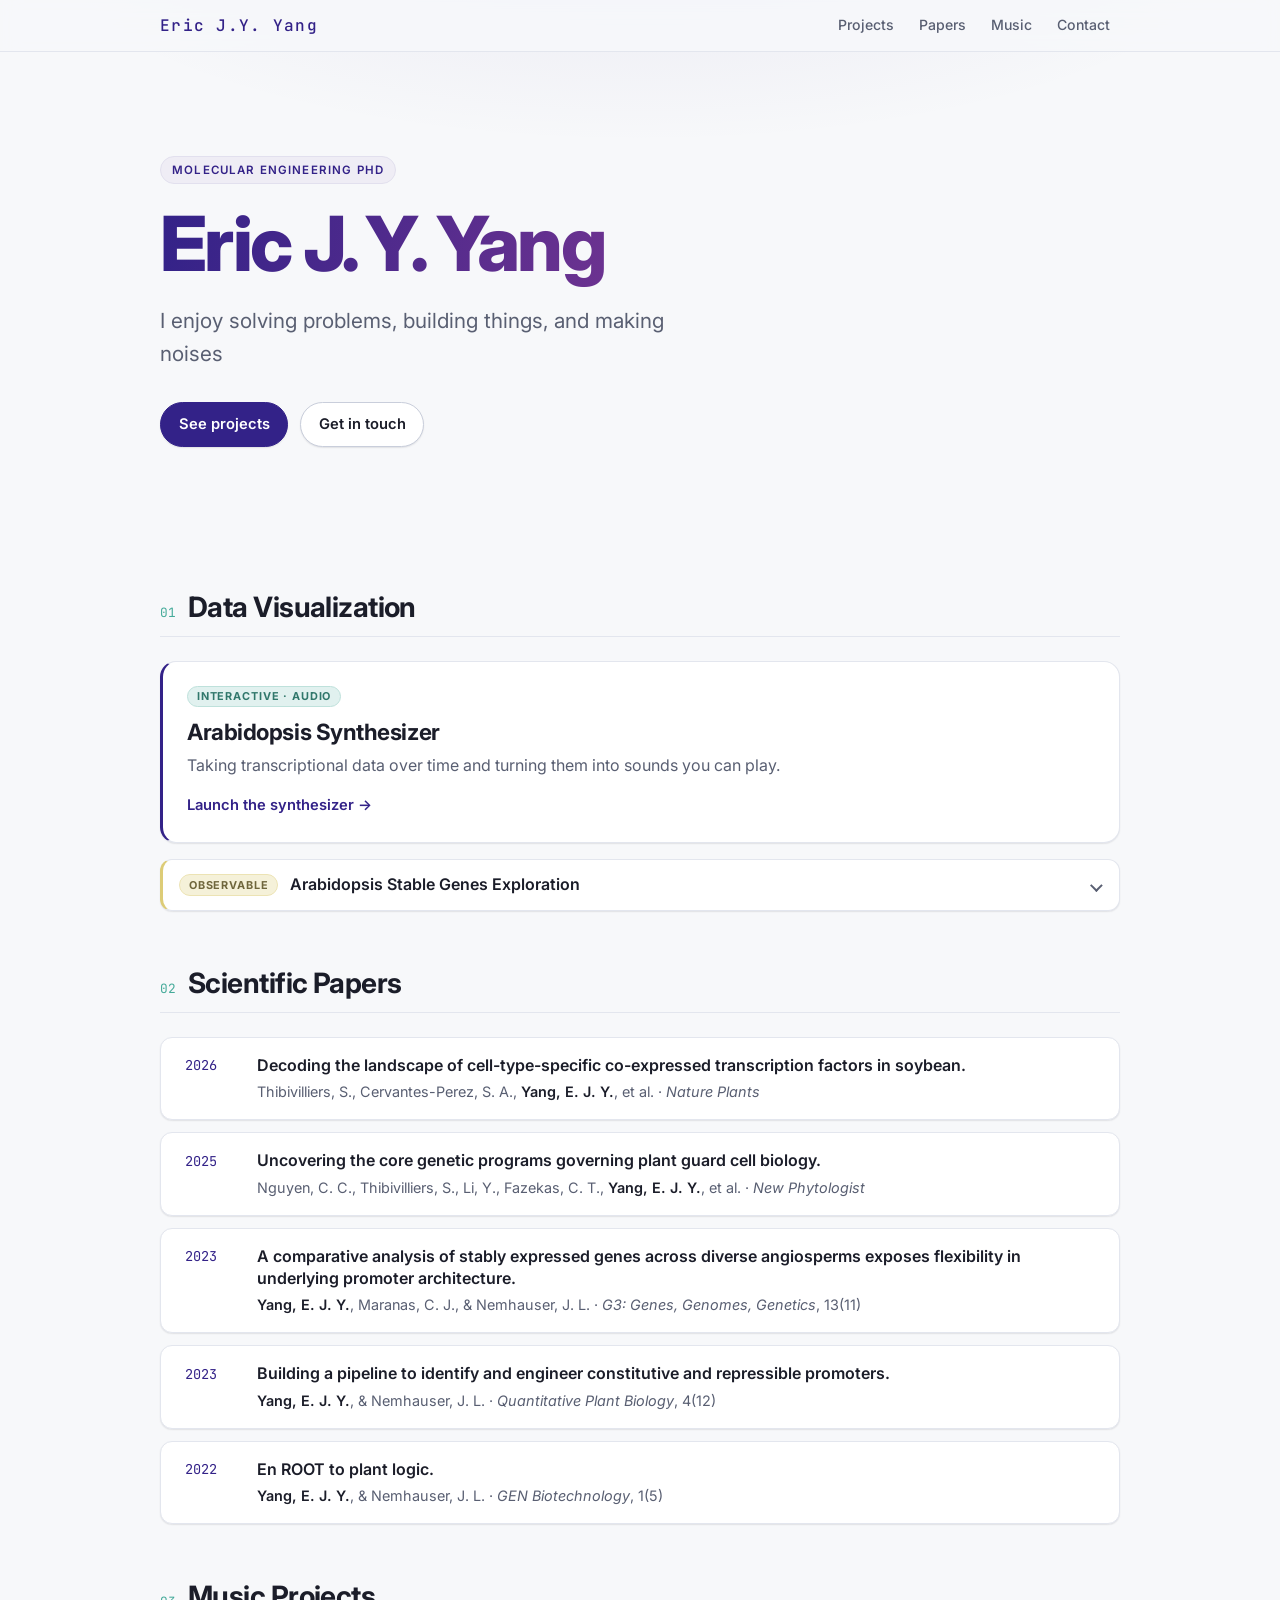
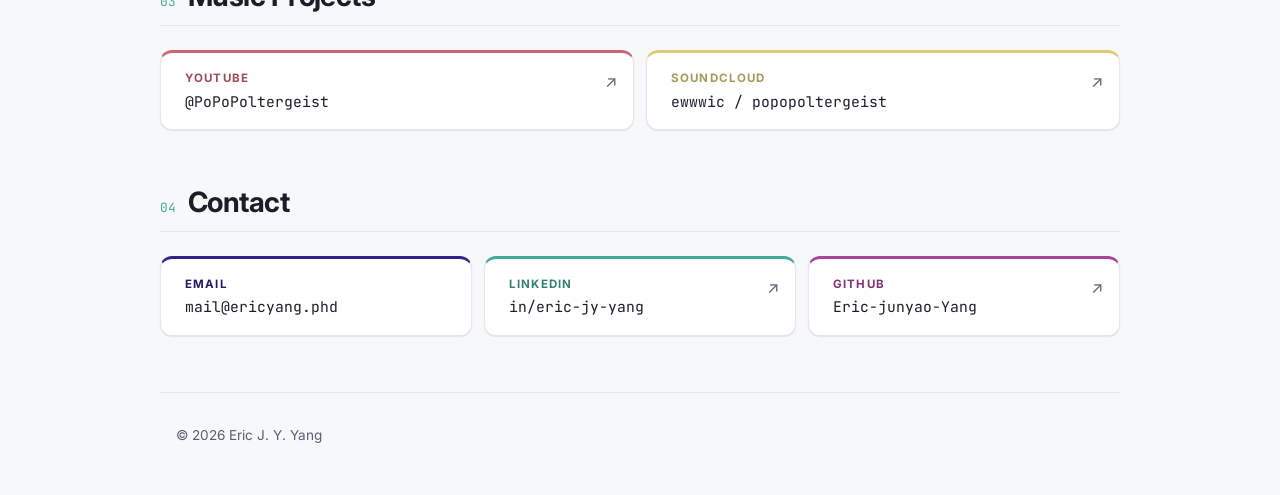
<file: index.html>
<!DOCTYPE html>
<html lang="en">
<head>
    <meta charset="UTF-8">
    <meta name="viewport" content="width=device-width, initial-scale=1.0">
    <meta name="description" content="Eric J. Y. Yang — scientist and builder. Interactive figures, gene sonification, and plant synthetic biology projects.">
    <meta name="color-scheme" content="light">
    <meta name="theme-color" content="#f7f8fa">
    <title>Eric J. Y. Yang</title>
    <link rel="preconnect" href="https://fonts.googleapis.com">
    <link rel="preconnect" href="https://fonts.gstatic.com" crossorigin>
    <link href="https://fonts.googleapis.com/css2?family=Inter:wght@400;500;600;700;800&family=JetBrains+Mono:wght@400;500&display=swap" rel="stylesheet">
    <link rel="stylesheet" href="style.css">
    <script type="application/ld+json">
    {
      "@context": "https://schema.org",
      "@type": "ProfilePage",
      "dateCreated": "2023-12-29T06:28:33Z",
      "dateModified": "2026-11-05T12:00:00Z",
      "mainEntity": {
        "@type": "Person",
        "name": "Eric J. Y. Yang",
        "alternateName": "eric.junyao.yang",
        "description": "Molecular Engineering PhD. Enjoys solving problems, building things, and making music.",
        "url": "https://ericyang.phd/",
        "email": "mailto:mail@ericyang.phd",
        "sameAs": [
          "https://www.linkedin.com/in/eric-jy-yang/",
          "https://github.com/Eric-junyao-Yang",
          "https://www.youtube.com/@PoPoPoltergeist",
          "https://soundcloud.com/ewwwic/sets/popopoltergeist"
        ]
      }
    }
    </script>
    <link rel="icon" href="/images/Favicon/favicon.ico">
    <link rel="apple-touch-icon" sizes="180x180" href="/images/Favicon/apple-touch-icon.png">
    <link rel="icon" type="image/png" sizes="32x32" href="/images/Favicon/favicon-32x32.png">
    <link rel="icon" type="image/png" sizes="16x16" href="/images/Favicon/favicon-16x16.png">
</head>
<body>
    <nav class="top-nav" aria-label="Sections">
        <a class="top-nav__brand" href="#top">Eric J.Y. Yang</a>
        <div class="top-nav__links">
            <a href="#projects">Projects</a>
            <a href="#papers">Papers</a>
            <a href="#music">Music</a>
            <a href="#contact">Contact</a>
        </div>
    </nav>

    <header class="hero" id="top">
        <div class="hero__inner">
            <p class="eyebrow">Molecular Engineering PhD</p>
            <h1 class="hero__title">Eric J.&thinsp;Y. Yang</h1>
            <p class="hero__lede">
                I enjoy solving problems, building things, and making noises
            </p>
            <div class="hero__actions">
                <a class="btn btn--primary" href="#projects">See projects</a>
                <a class="btn" href="#contact">Get in touch</a>
            </div>
        </div>

    </header>

    <main>
        <section class="section" id="projects" aria-labelledby="projects-heading">
            <div class="section__head">
                <span class="section__index" aria-hidden="true">01</span>
                <h2 id="projects-heading">Data Visualization</h2>
            </div>

            <a class="feature-card" href="https://synth.ericyang.phd/">
                <div class="feature-card__body">
                    <span class="badge badge--teal">Interactive · Audio</span>
                    <h3>Arabidopsis Synthesizer</h3>
                    <p>Taking transcriptional data over time and turning them into sounds you can play.</p>
                    <span class="feature-card__cta">Launch the synthesizer <span aria-hidden="true">→</span></span>
                </div>
            </a>

            <details class="fold fold--wide">
                <summary class="fold__summary">
                    <span class="badge badge--sand">Observable</span>
                    <span class="fold__title">Arabidopsis Stable Genes Exploration</span>
                    <span class="fold__chevron" aria-hidden="true"></span>
                </summary>
                <div class="fold__body observable">
                    <div class="observable__left">
                        <iframe title="Stable genes: description" loading="lazy" frameborder="0"
                            src="https://observablehq.com/embed/15a480dacc56a549@335?cells=Title%2CDescription"></iframe>
                    </div>
                    <div class="observable__right">
                        <iframe title="Stable genes: interactive figure" loading="lazy" frameborder="0"
                            src="https://observablehq.com/embed/15a480dacc56a549@343?cells=viewof+Coretypes%2CFigure"></iframe>
                    </div>
                </div>
            </details>
        </section>

        <section class="section" id="papers" aria-labelledby="papers-heading">
            <div class="section__head">
                <span class="section__index" aria-hidden="true">02</span>
                <h2 id="papers-heading">Scientific Papers</h2>
            </div>
            <ol class="papers">
                <li class="paper">
                    <span class="paper__year">2026</span>
                    <div>
                        <p class="paper__title">Decoding the landscape of cell-type-specific co-expressed transcription factors in soybean.</p>
                        <p class="paper__meta">Thibivilliers, S., Cervantes-Perez, S. A., <strong>Yang, E. J. Y.</strong>, et al. · <em>Nature Plants</em></p>
                    </div>
                </li>
                <li class="paper">
                    <span class="paper__year">2025</span>
                    <div>
                        <p class="paper__title">Uncovering the core genetic programs governing plant guard cell biology.</p>
                        <p class="paper__meta">Nguyen, C. C., Thibivilliers, S., Li, Y., Fazekas, C. T., <strong>Yang, E. J. Y.</strong>, et al. · <em>New Phytologist</em></p>
                    </div>
                </li>
                <li class="paper">
                    <span class="paper__year">2023</span>
                    <div>
                        <p class="paper__title">A comparative analysis of stably expressed genes across diverse angiosperms exposes flexibility in underlying promoter architecture.</p>
                        <p class="paper__meta"><strong>Yang, E. J. Y.</strong>, Maranas, C. J., &amp; Nemhauser, J. L. · <em>G3: Genes, Genomes, Genetics</em>, 13(11)</p>
                    </div>
                </li>
                <li class="paper">
                    <span class="paper__year">2023</span>
                    <div>
                        <p class="paper__title">Building a pipeline to identify and engineer constitutive and repressible promoters.</p>
                        <p class="paper__meta"><strong>Yang, E. J. Y.</strong>, &amp; Nemhauser, J. L. · <em>Quantitative Plant Biology</em>, 4(12)</p>
                    </div>
                </li>
                <li class="paper">
                    <span class="paper__year">2022</span>
                    <div>
                        <p class="paper__title">En ROOT to plant logic.</p>
                        <p class="paper__meta"><strong>Yang, E. J. Y.</strong>, &amp; Nemhauser, J. L. · <em>GEN Biotechnology</em>, 1(5)</p>
                    </div>
                </li>
            </ol>
        </section>

        <section class="section" id="music" aria-labelledby="music-heading">
            <div class="section__head">
                <span class="section__index" aria-hidden="true">03</span>
                <h2 id="music-heading">Music Projects</h2>
            </div>
            <div class="link-grid">
                <a class="link-card link-card--rose" href="https://www.youtube.com/@PoPoPoltergeist" target="_blank" rel="noopener">
                    <span class="link-card__label">YouTube</span>
                    <span class="link-card__handle">@PoPoPoltergeist</span>
                    <span class="link-card__arrow" aria-hidden="true">↗</span>
                </a>
                <a class="link-card link-card--sand" href="https://soundcloud.com/ewwwic/sets/popopoltergeist" target="_blank" rel="noopener">
                    <span class="link-card__label">SoundCloud</span>
                    <span class="link-card__handle">ewwwic / popopoltergeist</span>
                    <span class="link-card__arrow" aria-hidden="true">↗</span>
                </a>
            </div>
        </section>

        <section class="section" id="contact" aria-labelledby="contact-heading">
            <div class="section__head">
                <span class="section__index" aria-hidden="true">04</span>
                <h2 id="contact-heading">Contact</h2>
            </div>
            <div class="link-grid">
                <button class="link-card link-card--indigo email" type="button" data-email="mail@ericyang.phd">
                    <span class="link-card__label">Email</span>
                    <span class="link-card__handle">mail@ericyang.phd</span>
                    <span class="email__hint" aria-live="polite">Click to copy</span>
                </button>
                <a class="link-card link-card--teal" href="https://www.linkedin.com/in/eric-jy-yang/" target="_blank" rel="noopener">
                    <span class="link-card__label">LinkedIn</span>
                    <span class="link-card__handle">in/eric-jy-yang</span>
                    <span class="link-card__arrow" aria-hidden="true">↗</span>
                </a>
                <a class="link-card link-card--purple" href="https://github.com/Eric-junyao-Yang" target="_blank" rel="noopener">
                    <span class="link-card__label">GitHub</span>
                    <span class="link-card__handle">Eric-junyao-Yang</span>
                    <span class="link-card__arrow" aria-hidden="true">↗</span>
                </a>
            </div>
        </section>
    </main>

    <footer class="site-footer">
        <p>© <span id="year">2026</span> Eric J. Y. Yang</p>
    </footer>

    <!-- Recommended from CloudFlare to trigger cache-busting -->
    <script src="script.js?v=2"></script>
</body>
</html>
</file>
<file: style.css>
/* Same tokens as ArabidopsisSynthesizer/Website/styles.css (Paul Tol muted palette). */
:root {
    --cb-indigo: #332288;
    --cb-green: #117733;
    --cb-teal: #44AA99;
    --cb-sky: #88CCEE;
    --cb-sand: #DDCC77;
    --cb-rose: #CC6677;
    --cb-purple: #AA4499;
    --cb-wine: #882255;

    --color-bg: #f7f8fa;
    --color-bg-elevated: #ffffff;
    --color-bg-sunken: #f0f2f6;
    --color-ink: #1b1d29;
    --color-ink-muted: #595f72;
    --color-border: #e3e6ee;
    --color-border-strong: #c9cedb;

    --color-accent: var(--cb-indigo);
    --color-accent-soft: color-mix(in srgb, var(--cb-indigo) 8%, white);
    --color-accent-soft-2: color-mix(in srgb, var(--cb-indigo) 14%, white);
    --color-link: var(--cb-indigo);
    --color-link-hover: var(--cb-wine);

    --font-body: "Inter", system-ui, -apple-system, "Segoe UI", Roboto, "Helvetica Neue", sans-serif;
    --font-mono: "JetBrains Mono", ui-monospace, "SF Mono", Menlo, Consolas, monospace;

    --radius-sm: 8px;
    --radius-md: 12px;
    --radius-lg: 16px;

    --shadow-sm: 0 1px 2px rgb(27 29 41 / 6%), 0 1px 1px rgb(27 29 41 / 4%);
    --shadow-md: 0 10px 30px rgb(27 29 41 / 12%), 0 2px 6px rgb(27 29 41 / 6%);

    --space-1: 0.25rem;
    --space-2: 0.5rem;
    --space-3: 0.75rem;
    --space-4: 1rem;
    --space-5: 1.5rem;
    --space-6: 2rem;
    --space-7: 3rem;

    --content-max: 60rem;
    --nav-h: 3.25rem;
    --focus-ring: 0 0 0 3px color-mix(in srgb, var(--cb-sky) 55%, transparent);
    --transition-fast: 140ms ease;
}

/* ---------- Base ---------- */

*, *::before, *::after { box-sizing: border-box; }

html {
    scroll-behavior: smooth;
    scroll-padding-top: calc(var(--nav-h) + 1rem);
    -webkit-text-size-adjust: 100%;
    text-size-adjust: 100%;
}

body {
    margin: 0;
    min-height: 100dvh;
    color: var(--color-ink);
    font-family: var(--font-body);
    font-size: 1rem;
    line-height: 1.6;
    -webkit-font-smoothing: antialiased;
    background:
        radial-gradient(900px 320px at 50% -80px, color-mix(in srgb, var(--cb-indigo) 7%, transparent), transparent 70%),
        var(--color-bg);
}

h1, h2, h3 { line-height: 1.15; letter-spacing: -0.02em; margin: 0; }
p { margin: 0; }

a {
    color: var(--color-link);
    text-underline-offset: 0.18em;
    transition: color var(--transition-fast);
}
a:hover { color: var(--color-link-hover); }

:focus-visible { outline: none; box-shadow: var(--focus-ring); border-radius: var(--radius-sm); }

/* ---------- Nav ---------- */

.top-nav {
    position: sticky;
    top: 0;
    z-index: 10;
    height: var(--nav-h);
    display: flex;
    align-items: center;
    justify-content: space-between;
    gap: var(--space-4);
    padding: 0 max(var(--space-4), calc((100% - var(--content-max)) / 2));
    background: color-mix(in srgb, var(--color-bg) 82%, transparent);
    backdrop-filter: saturate(1.4) blur(10px);
    -webkit-backdrop-filter: saturate(1.4) blur(10px);
    border-bottom: 1px solid var(--color-border);
}

.top-nav__brand {
    font-family: var(--font-mono);
    font-weight: 500;
    letter-spacing: 0.08em;
    color: var(--cb-indigo);
    text-decoration: none;
}

.top-nav__links { display: flex; gap: var(--space-1); }

.top-nav__links a {
    padding: 0.35rem 0.65rem;
    border-radius: 999px;
    font-size: 0.88rem;
    font-weight: 500;
    color: var(--color-ink-muted);
    text-decoration: none;
    transition: background var(--transition-fast), color var(--transition-fast);
}
.top-nav__links a:hover { color: var(--cb-indigo); background: var(--color-accent-soft); }

/* ---------- Hero ---------- */

.hero {
    position: relative;
    padding: clamp(3rem, 10vw, 6.5rem) var(--space-4) clamp(4rem, 9vw, 6rem);
    overflow: hidden;
}

.hero__inner {
    position: relative;
    z-index: 1;
    max-width: var(--content-max);
    margin: 0 auto;
}

.eyebrow {
    display: inline-block;
    margin-bottom: var(--space-4);
    padding: 0.25rem 0.7rem;
    font-size: 0.72rem;
    font-weight: 600;
    letter-spacing: 0.1em;
    text-transform: uppercase;
    color: var(--cb-indigo);
    background: var(--color-accent-soft);
    border: 1px solid var(--color-accent-soft-2);
    border-radius: 999px;
}

.hero__title {
    font-size: clamp(2.6rem, 8vw, 4.75rem);
    font-weight: 800;
    letter-spacing: -0.035em;
    margin-bottom: var(--space-4);
    background: linear-gradient(100deg, var(--cb-indigo) 0%, var(--cb-purple) 100%);
    -webkit-background-clip: text;
    background-clip: text;
    -webkit-text-fill-color: transparent;
    color: var(--cb-indigo);
}

.hero__lede {
    max-width: 34rem;
    font-size: clamp(1.1rem, 2.4vw, 1.3rem);
    color: var(--color-ink-muted);
}

.sound-wave {
    display: inline-flex;
    color: var(--cb-indigo);
    font-weight: 650;
    font-style: italic;
}
.sound-wave span {
    display: inline-block;
    animation: sound-letter-wave 1.6s ease-in-out infinite;
    animation-delay: calc(var(--i) * 0.12s);
}
@keyframes sound-letter-wave {
    0%, 100% { transform: translateY(0); }
    50% { transform: translateY(-0.28em); }
}

.hero__actions { display: flex; flex-wrap: wrap; gap: var(--space-3); margin-top: var(--space-6); }

.btn {
    display: inline-flex;
    align-items: center;
    padding: 0.6rem 1.1rem;
    border-radius: 999px;
    border: 1px solid var(--color-border-strong);
    background: var(--color-bg-elevated);
    color: var(--color-ink);
    font-weight: 600;
    font-size: 0.92rem;
    text-decoration: none;
    box-shadow: var(--shadow-sm);
    transition: transform var(--transition-fast), box-shadow var(--transition-fast), background var(--transition-fast);
}
.btn:hover { color: var(--cb-indigo); transform: translateY(-1px); box-shadow: var(--shadow-md); }
.btn--primary { background: var(--cb-indigo); border-color: var(--cb-indigo); color: #fff; }
.btn--primary:hover { color: #fff; background: color-mix(in srgb, var(--cb-indigo) 88%, black); }

.hero__wave {
    position: absolute;
    left: 0;
    right: 0;
    bottom: 0;
    width: 100%;
    height: 120px;
    opacity: 0.22;
    fill: none;
    stroke-width: 2;
    pointer-events: none;
}

/* ---------- Sections ---------- */

main { padding: 0 var(--space-4) var(--space-7); }

.section {
    max-width: var(--content-max);
    margin: 0 auto;
    padding: var(--space-7) 0 var(--space-2);
}

.section__head {
    display: flex;
    align-items: baseline;
    gap: var(--space-3);
    margin-bottom: var(--space-5);
    padding-bottom: var(--space-3);
    border-bottom: 1px solid var(--color-border);
}
.section__head h2 { font-size: clamp(1.4rem, 3vw, 1.75rem); font-weight: 700; }

.section__index {
    font-family: var(--font-mono);
    font-size: 0.8rem;
    color: var(--cb-teal);
}

.badge {
    display: inline-flex;
    align-items: center;
    width: fit-content;
    padding: 0.2rem 0.55rem;
    border-radius: 999px;
    font-size: 0.68rem;
    font-weight: 700;
    letter-spacing: 0.08em;
    text-transform: uppercase;
    line-height: 1.2;
    white-space: nowrap;
}
.badge--teal {
    color: color-mix(in srgb, var(--cb-teal) 70%, black);
    background: color-mix(in srgb, var(--cb-teal) 16%, white);
    border: 1px solid color-mix(in srgb, var(--cb-teal) 35%, white);
}
.badge--sand {
    color: color-mix(in srgb, var(--cb-sand) 50%, black);
    background: color-mix(in srgb, var(--cb-sand) 28%, white);
    border: 1px solid color-mix(in srgb, var(--cb-sand) 55%, white);
}

/* ---------- Feature card (Synthesizer) ---------- */

.feature-card {
    display: grid;
    grid-template-columns: minmax(0, 1fr) minmax(0, 15rem);
    align-items: center;
    gap: var(--space-5);
    padding: var(--space-5);
    margin-bottom: var(--space-4);
    background: var(--color-bg-elevated);
    border: 1px solid var(--color-border);
    border-left: 3px solid var(--cb-indigo);
    border-radius: var(--radius-lg);
    box-shadow: var(--shadow-sm);
    color: inherit;
    text-decoration: none;
    transition: transform var(--transition-fast), box-shadow var(--transition-fast), border-color var(--transition-fast);
}
.feature-card:hover { color: inherit; transform: translateY(-2px); box-shadow: var(--shadow-md); }

.feature-card__body { display: flex; flex-direction: column; gap: var(--space-2); }
.feature-card h3 { font-size: 1.4rem; font-weight: 700; margin-top: var(--space-1); }
.feature-card p { color: var(--color-ink-muted); }

.feature-card__cta {
    margin-top: var(--space-2);
    font-weight: 600;
    font-size: 0.92rem;
    color: var(--cb-indigo);
}
.feature-card__cta span { display: inline-block; transition: transform var(--transition-fast); }
.feature-card:hover .feature-card__cta span { transform: translateX(4px); }

.feature-card__art { width: 100%; height: auto; display: block; }

/* ---------- Fold (Observable) ---------- */

.fold {
    background: var(--color-bg-elevated);
    border: 1px solid var(--color-border);
    border-left: 3px solid var(--cb-sand);
    border-radius: var(--radius-md);
    box-shadow: var(--shadow-sm);
    overflow: clip;
}

.fold__summary {
    display: grid;
    grid-template-columns: auto minmax(0, 1fr) auto;
    align-items: center;
    gap: var(--space-3);
    padding: 0.9rem 1rem;
    cursor: pointer;
    list-style: none;
    user-select: none;
    transition: background var(--transition-fast);
}
.fold__summary::-webkit-details-marker, .fold__summary::marker { display: none; content: ""; }
.fold__summary:hover { background: var(--color-bg-sunken); }
.fold__summary:focus-visible { box-shadow: inset var(--focus-ring); border-radius: 0; }

.fold__title { font-weight: 600; line-height: 1.35; }

.fold__chevron {
    width: 0.55rem;
    height: 0.55rem;
    margin-right: 0.15rem;
    border-right: 2px solid var(--color-ink-muted);
    border-bottom: 2px solid var(--color-ink-muted);
    transform: rotate(45deg);
    transition: transform var(--transition-fast);
}
.fold[open] > .fold__summary .fold__chevron { transform: rotate(225deg); margin-top: 0.2rem; }
.fold[open] > .fold__summary { border-bottom: 1px solid var(--color-border); }

/* The Observable figure is ~1050px wide, so the open fold breaks out of the
   content column (centered, up to 96rem) instead of squeezing it. */
.fold--wide { container-type: inline-size; }
.fold--wide[open] {
    --fold-wide: min(100vw - 2rem, 96rem);
    width: var(--fold-wide);
    margin-inline: calc((100% - var(--fold-wide)) / 2);
}

.observable {
    display: grid;
    grid-template-columns: 1fr;
    gap: var(--space-4);
    padding: var(--space-4);
}
.observable iframe { display: block; width: 100%; border: 0; }
.observable__left iframe { height: 300px; }
.observable__right iframe { height: 640px; }

/* Side by side only when the figure still gets its full ~68rem */
@container (min-width: 90rem) {
    .observable { grid-template-columns: minmax(0, 1fr) 68rem; }
    .observable__left iframe { height: 640px; }
}

/* ---------- Papers ---------- */

.papers { list-style: none; margin: 0; padding: 0; display: flex; flex-direction: column; gap: var(--space-3); }

.paper {
    display: grid;
    grid-template-columns: 3.5rem minmax(0, 1fr);
    gap: var(--space-4);
    padding: var(--space-4) var(--space-5);
    background: var(--color-bg-elevated);
    border: 1px solid var(--color-border);
    border-radius: var(--radius-md);
    box-shadow: var(--shadow-sm);
}

.paper__year {
    font-family: var(--font-mono);
    font-size: 0.85rem;
    color: var(--cb-indigo);
    padding-top: 0.1rem;
}
.paper__title { font-weight: 600; line-height: 1.4; }
.paper__meta { margin-top: var(--space-1); font-size: 0.9rem; color: var(--color-ink-muted); }
.paper__meta strong { color: var(--color-ink); font-weight: 600; }

/* ---------- Link cards (music, contact) ---------- */

.link-grid {
    display: grid;
    grid-template-columns: repeat(auto-fit, minmax(15rem, 1fr));
    gap: var(--space-3);
}

.link-card {
    --tint: var(--cb-indigo);
    position: relative;
    display: flex;
    flex-direction: column;
    gap: 0.15rem;
    padding: var(--space-4) var(--space-5);
    background: var(--color-bg-elevated);
    border: 1px solid var(--color-border);
    border-top: 3px solid var(--tint);
    border-radius: var(--radius-md);
    box-shadow: var(--shadow-sm);
    color: var(--color-ink);
    font: inherit;
    text-align: left;
    text-decoration: none;
    cursor: pointer;
    transition: transform var(--transition-fast), box-shadow var(--transition-fast);
}
.link-card:hover { color: var(--color-ink); transform: translateY(-2px); box-shadow: var(--shadow-md); }
.link-card--indigo { --tint: var(--cb-indigo); }
.link-card--teal   { --tint: var(--cb-teal); }
.link-card--rose   { --tint: var(--cb-rose); }
.link-card--sand   { --tint: var(--cb-sand); }
.link-card--purple { --tint: var(--cb-purple); }

.link-card__label {
    font-size: 0.72rem;
    font-weight: 700;
    letter-spacing: 0.1em;
    text-transform: uppercase;
    color: color-mix(in srgb, var(--tint) 75%, black);
}
.link-card__handle { font-family: var(--font-mono); font-size: 0.92rem; overflow-wrap: anywhere; }

.link-card__arrow {
    position: absolute;
    top: var(--space-4);
    right: var(--space-4);
    color: var(--color-ink-muted);
    transition: transform var(--transition-fast), color var(--transition-fast);
}
.link-card:hover .link-card__arrow { color: var(--tint); transform: translate(2px, -2px); }

.email__hint {
    position: absolute;
    top: var(--space-4);
    right: var(--space-4);
    font-size: 0.72rem;
    font-weight: 600;
    color: var(--color-ink-muted);
    opacity: 0;
    transition: opacity var(--transition-fast), color var(--transition-fast);
}
.email:hover .email__hint, .email:focus-visible .email__hint, .email.is-copied .email__hint { opacity: 1; }
.email.is-copied .email__hint { color: var(--cb-green); }

/* ---------- Footer ---------- */

.site-footer {
    max-width: var(--content-max);
    margin: 0 auto;
    padding: var(--space-6) var(--space-4) var(--space-7);
    border-top: 1px solid var(--color-border);
    font-size: 0.85rem;
    color: var(--color-ink-muted);
}

/* ---------- Responsive ---------- */

@media (max-width: 720px) {
    .top-nav__brand { display: none; }
    .top-nav { justify-content: center; }
    .feature-card { grid-template-columns: 1fr; }
    .feature-card__art { order: -1; }
    .observable { padding: var(--space-2); }
    .paper { grid-template-columns: 1fr; gap: var(--space-1); padding: var(--space-4); }
}

@media (pointer: coarse) {
    .email__hint { display: none; }
}

@media (prefers-reduced-motion: reduce) {
    html { scroll-behavior: auto; }
    .sound-wave span { animation: none; }
    * { transition: none !important; }
}
</file>
